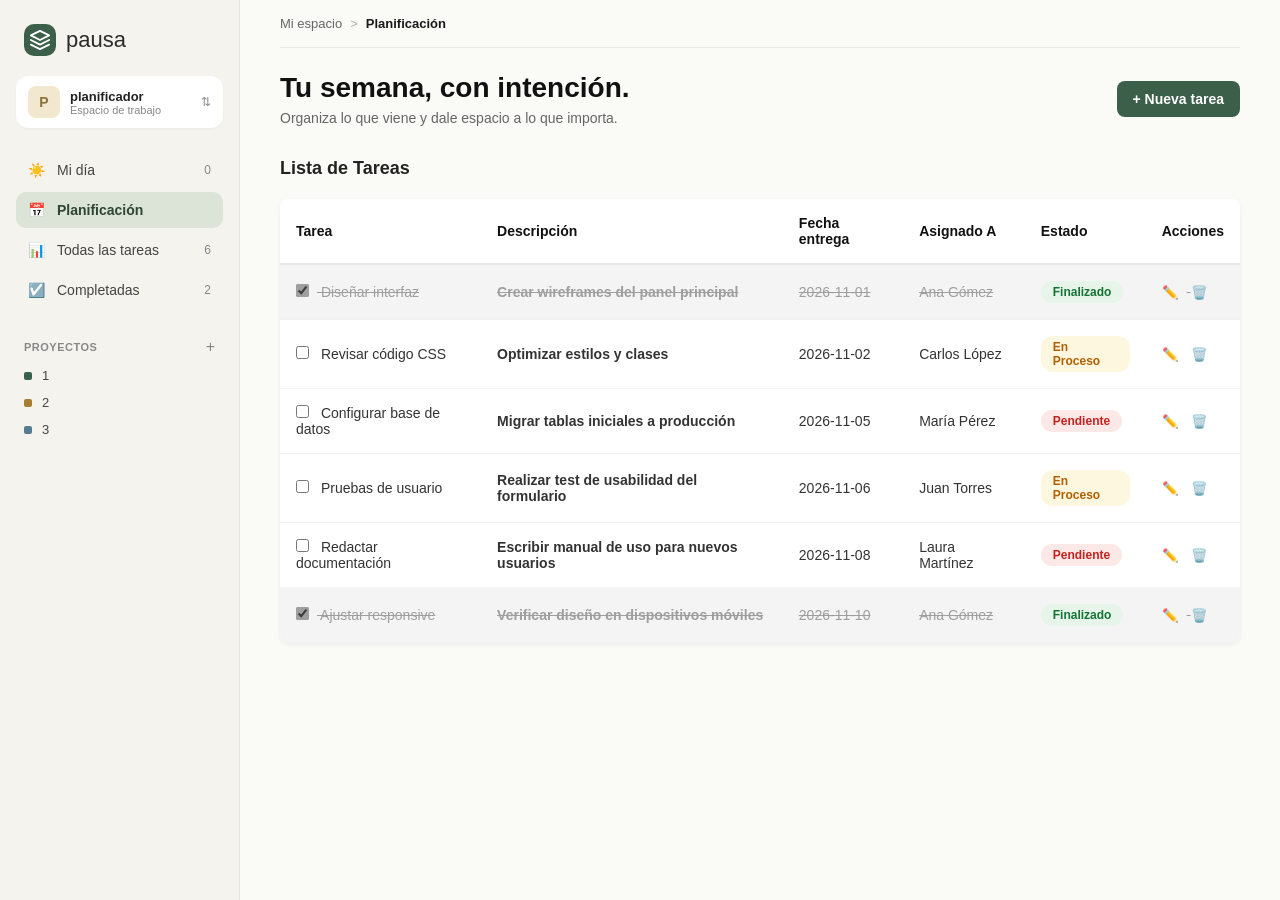
<file: index.html>
<!DOCTYPE html>
<html lang="es">
<head>
    <meta charset="UTF-8">
    <meta name="viewport" content="width=device-width, initial-scale=1.0">
    <title>Planificador</title>
    <link rel="stylesheet" href="css/navbar-lateral.css">
    <link rel="stylesheet" href="css/navbar-superior.css">
    <link rel="stylesheet" href="css/index.css">
    <link rel="icon" href="data:,">
</head>
<body>

    
    <div id="contenedor-navbar"></div>

   
    <main class="contenedor-principal">
     
        <div id="contenedor-top-navbar"></div>

        <section class="seccion-cabecera">
            <div class="titulos-cabecera">
                <h1 class="titulo-principal">Tu semana, con intención.</h1>
                <p class="subtitulo-principal">Organiza lo que viene y dale espacio a lo que importa.</p>
            </div>
          
            <button id="btn-nueva-tarea" class="btn-nueva-tarea">+ Nueva tarea</button>
        </section>

        <h3 class="titulo-seccion-tareas">Lista de Tareas</h3>
        
          <div class="contenedor-tabla-tareas">
            <table class="tabla-tareas">
                <thead>
                    <tr>
                        <th>Tarea</th>
                        <th>Descripción</th>
                        <th>Fecha entrega</th>
                        <th>Asignado A</th>
                        <th>Estado</th>
                        <th>Acciones</th> 
                    </tr>
                </thead>
                <tbody id="contenedor-lista-tareas">
                  
                </tbody>
            </table>
        </div>

    </main>

   
    <div id="contenedor-formulario-modal">
        <div class="modal-contenido">
          
            
            <form id="formulario-tarea"> 
                <div class="tarjeta"> 
                    <div class="tarjeta-titulo">
                        <h3>Nueva Tarea</h3>
                        <p>Todos los campos son obligatorios. Los encontrarás marcados con *.</p>
                    </div>
                    
                    <div class="tarjeta-nombre-descripcion">
                        <div class="nombre">
                            <label for="tarea">Nombre *</label>
                            <input type="text" name="tarea" id="tarea" placeholder="Ej. Comparar dimensiones del documento" required>
                            
                        </div>

                        <div class="descripcion">
                            <label for="descripcion">Descripcion *</label>
                            <input type="text" name="descripcion" id="descripcion" placeholder="Describe que necesitas hacer y el resultado esperado..." required>
                            
                        </div>
                    </div>

                    <div class="tarjeta-asignado">
                       <div class="asignado">
                            <label for="asignadoA">Asignado a: *</label>
                            <input type="text" name="asignadoA" id="asignadoA" required>
                            
                        </div>
                        <div class="fecha-de-entrega">
                            <label for="fechaEntrega">Fecha de Entrega *</label>
                            <input type="date" id="fechaEntrega" required />
                           
                        </div>
                    </div>
                    
                    <div class="tarjeta-estado">
                        <label for="estado">Estado *</label>
                        <select id="estado" required>
                            <option value="" disabled selected>Selecciona estado</option>
                            <option value="pendiente">Pendiente</option>
                            <option value="en proceso">En proceso</option>
                            <option value="revision">Revisión</option>
                            <option value="finalizado">Finalizado</option>
                        </select>
                      
                    </div>
                
                    <div class="tarjeta-boton">
                        <div class="texto">
                            <small>La tarea se añadirá a tu planificación al guardar.</small>
                        </div>
                        <div class="btnes">
                            <button type="button" id="btn-cancelar">Cancelar</button>
                            <button type="submit" id="btn-guardar">Guardar tarea</button>
                        </div>
                    </div>
                </div>
            </form>
        </div>
    </div>

    
    <script src="js/tarjetas-ejemplo.js"></script>
    <script src="js/cargar-lateral-navbar.js"></script>
    <script src="js/cargar-top-navbar.js"></script>
    <script src="js/formulario.js"></script>
    <script src="js/index.js"></script> 
</body>
</html>
</file>
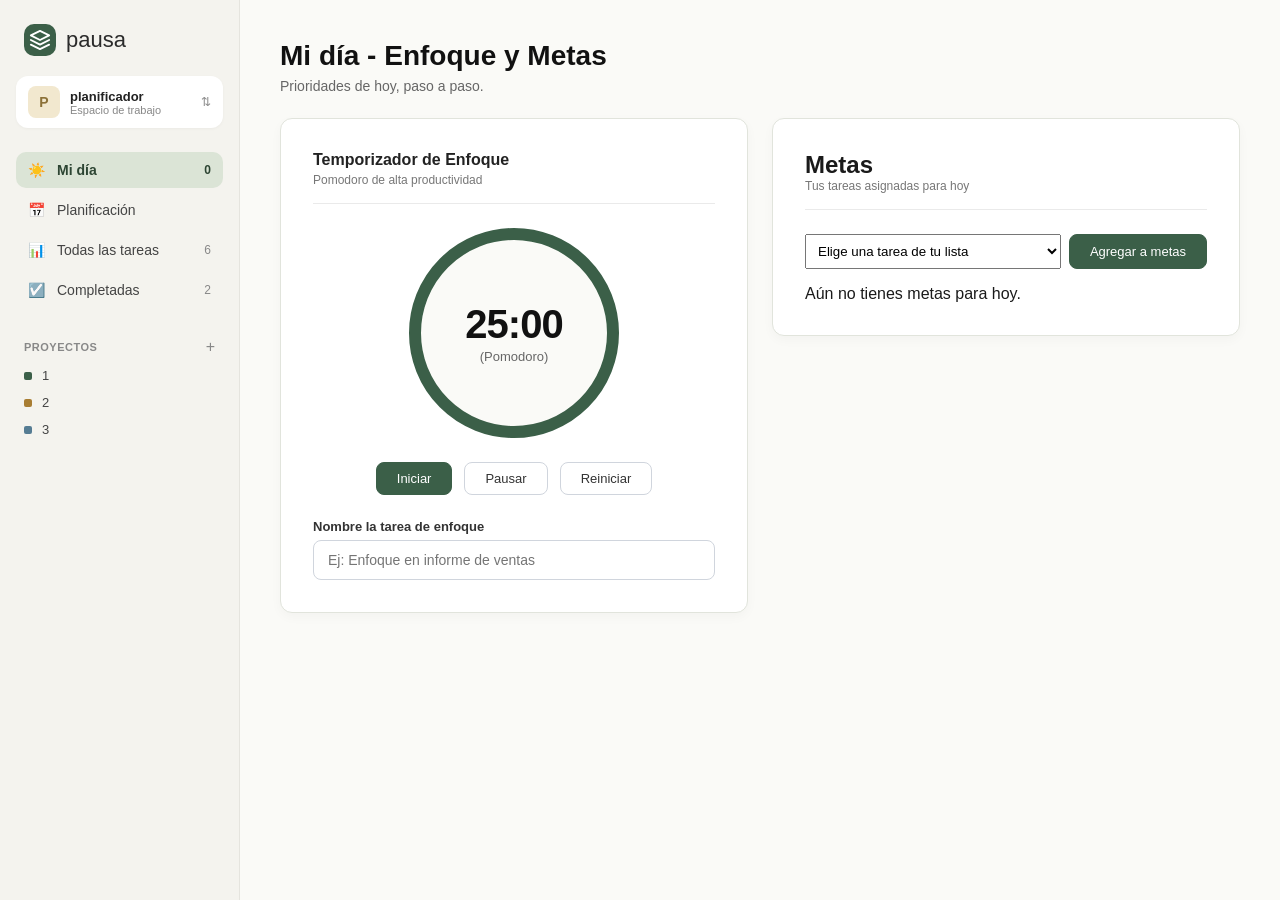
<file: componentes/mi-dia.html>
<!DOCTYPE html>
<html lang="es">
<head>
  <meta charset="UTF-8">
  <meta name="viewport" content="width=device-width, initial-scale=1.0">
  <title>Mi día - Enfoque y Metas</title>
  <base href="../">
  <link rel="stylesheet" href="css/mi-dia.css">
  <link rel="stylesheet" href="css/navbar-lateral.css">

</head>
<body>

     <div id="contenedor-navbar"></div>
    

  <div class="contenedor-principal">
      
    <header class="seccion-cabecera">
      <div class="titulos-cabecera">
        <h1 class="titulo-principal">Mi día - Enfoque y Metas</h1>
        <p class="subtitulo-principal">Prioridades de hoy, paso a paso.</p>
      </div>
      
    </header>

   
    <main class="cuadricula-panel">
      
   
      <section class="tarjeta">
        <div class="tarjeta-titulo">
          <div>
            <h3>Temporizador de Enfoque</h3>
            <p>Pomodoro de alta productividad</p>
          </div>
        </div>

        <div class="contenedor-temporizador">
          <div class="circulo-temporizador">
            <span class="tiempo-temporizador" id="pantalla-temporizador">25:00</span>
            <span class="etiqueta-temporizador">(Pomodoro)</span>
          </div>
        </div>

        <div class="controles-temporizador">
          <button class="boton-control activo" id="boton-iniciar">Iniciar</button>
          <button class="boton-control" id="boton-pausar">Pausar</button>
          <button class="boton-control" id="boton-reiniciar">Reiniciar</button>
        </div>

        <div class="grupo-campo-enfoque">
          <label for="tarea-enfoque">Nombre la tarea de enfoque</label>
          <input type="text" id="tarea-enfoque" placeholder="Ej: Enfoque en informe de ventas">
        </div>
      </section>

   
      <section class="tarjeta">
        <div class="tarjeta-titulo">
          <div>
            <h2>Metas</h2>
            <p>Tus tareas asignadas para hoy</p>
          </div>
        </div>

        <div class="selector-meta">
          <select id="select-tarea">
            <option value="" disabled selected>Elige una tarea de tu lista</option>
          </select>
          <button type="button" id="btn-agregar-meta" class="boton-control activo">Agregar a metas</button>
        </div>

      <div class="lista-tareas" id="lista-metas"></div>
    </section>

    </main>
  </div>


  <script src="js/cargar-lateral-navbar.js"></script>
  
  <script src="js/mi-dia.js"></script>
</body>
</html>
</file>
<file: css/navbar-lateral.css>
.barra-navegacion-lateral {
    width: 240px;
    min-width: 240px;
    height: 100vh;
    background-color: #f4f3ee;
    border-right: 1px solid #e5e4de;
    padding: 24px 16px;
    box-sizing: border-box;
    display: flex;
    flex-direction: column;
    position: fixed;
    left: 0;
    top: 0;
}

.nav-logo {
    display: flex;
    align-items: center;
    gap: 10px;
    margin-bottom: 20px;
    padding-left: 8px;
}

.icono-logo {
    background-color: #3b5f48;
    color: white;
    width: 32px;
    height: 32px;
    border-radius: 10px;
    display: flex;
    align-items: center;
    justify-content: center;
}

.nav-logo h2 {
    font-size: 22px;
    font-weight: 500;
    color: #2b2b2b;
    margin: 0;
}

.tarjeta-espacio {
    background-color: #ffffff;
    border-radius: 12px;
    padding: 10px 12px;
    display: flex;
    align-items: center;
    gap: 10px;
    margin-bottom: 24px;
    box-shadow: 0 1px 3px rgba(0, 0, 0, 0.04);
}

.avatar-espacio {
    width: 32px;
    height: 32px;
    background-color: #f2e8cf;
    color: #8c7138;
    font-weight: bold;
    border-radius: 8px;
    display: flex;
    align-items: center;
    justify-content: center;
    font-size: 14px;
}

.info-espacio {
    display: flex;
    flex-direction: column;
    flex: 1;
}

.titulo-espacio {
    font-size: 13px;
    font-weight: 600;
    color: #222;
}

.subtitulo-espacio {
    font-size: 11px;
    color: #888;
}

.flechas-selector {
    color: #888;
    font-size: 12px;
}

.lista-menu-estatico {
    list-style: none;
    padding: 0;
    margin: 0 0 30px 0;
    display: flex;
    flex-direction: column;
    gap: 4px;
}

.item-menu-estatico {
    display: flex;
    align-items: center;
    gap: 12px;
    padding: 10px 12px;
    text-decoration: none;
    color: #444;
    font-size: 14px;
    border-radius: 10px;
    transition: background 0.2s, color 0.2s;
}

.lista-menu {
    list-style: none;
    padding: 0;
    margin: 0 0 30px 0;
    display: flex;
    flex-direction: column;
    gap: 4px;
}

.item-menu {
    display: flex;
    align-items: center;
    gap: 12px;
    padding: 10px 12px;
    text-decoration: none;
    color: #444;
    font-size: 14px;
    border-radius: 10px;
    transition: background 0.2s, color 0.2s;
}


.item-menu:hover {
    background-color: #eae8df;
    color: #2d4533;
}


.item-menu.activo,
.lista-menu li.activo .item-menu {
    background-color: #dbe4d6 !important;
    color: #2d4533 !important;
    font-weight: 600;
}

.item-menu.activo .contador,
.item-menu:hover .contador,
.lista-menu li.activo .item-menu .contador {
    color: #2d4533;
}

.texto-item {
    flex: 1;
}

.contador {
    font-size: 12px;
    color: #888;
}

.seccion-proyectos {
    display: flex;
    flex-direction: column;
}

.encabezado-proyectos {
    display: flex;
    justify-content: space-between;
    align-items: center;
    padding: 0 8px;
    font-size: 11px;
    font-weight: 700;
    color: #888;
    letter-spacing: 0.5px;
    margin-bottom: 12px;
}

.btn-mas {
    border: none;
    background: transparent;
    font-size: 16px;
    color: #888;
    cursor: pointer;
}

.lista-proyectos {
    list-style: none;
    padding: 0;
    margin: 0;
    display: flex;
    flex-direction: column;
    gap: 12px;
}

.lista-proyectos li {
    display: flex;
    align-items: center;
    gap: 10px;
    font-size: 13px;
    color: #444;
    padding-left: 8px;
}

.punto {
    width: 8px;
    height: 8px;
    border-radius: 2px;
}

.punto.verde { background-color: #3b5f48; }
.punto.dorado { background-color: #a87d32; }
.punto.azul { background-color: #557c93; }
</file>
<file: css/navbar-superior.css>
#contenedor-barra-superior {
  margin: 0;
  padding: 0;
  width: 100%;
}

.barra-superior {
  display: flex;
  justify-content: space-between;
  align-items: center;
  padding-top: 16px;
  padding-bottom: 16px;
  margin-top: 0;
  margin-bottom: 24px;
  border-bottom: 1px solid #eae8e1;
  font-size: 13px;
  color: #666;
  width: 100%;
}

.miga-de-pan {
  display: flex;
  align-items: center;
  gap: 8px;
  font-weight: 500;
}

.miga-de-pan .separador {
  color: #aaa;
}

.miga-de-pan .pagina-actual {
  color: #1a1a1a;
  font-weight: 600;
  text-decoration: none; 
}

.acciones-superiores {
  display: flex;
  align-items: center;
  gap: 16px;
}

.btn-icono {
  background: transparent;
  border: none;
  cursor: pointer;
  font-size: 16px;
  color: #555;
}

.estado-guardado {
  display: flex;
  align-items: center;
  gap: 6px;
  color: #777;
  font-size: 12px;
  border-left: 1px solid #e1e0d8;
  padding-left: 16px;
}
</file>
<file: css/index.css>
* {
  box-sizing: border-box;
  margin: 0;
  padding: 0;
  font-family: -apple-system, BlinkMacSystemFont, "Segoe UI", Roboto, Helvetica, Arial, sans-serif;
}

body {
  background-color: #fafaf7;
  color: #1a1a1a;
  margin: 0;
  padding: 0;
  display: flex;
  justify-content: flex-start;
}


.contenedor-principal {
  width: 100%;
  margin-left: 240px;
  flex: 1;
  padding: 0 40px 40px 40px;
  box-sizing: border-box;
}

/* Sección Cabecera del Index */
.seccion-cabecera {
  display: flex;
  justify-content: space-between;
  align-items: center;
  width: 100%;
  margin-bottom: 24px;
}

.titulos-cabecera {
  display: flex;
  flex-direction: column;
}

.titulo-principal {
  font-size: 28px;
  font-weight: 700;
  color: #111;
  margin-bottom: 6px;
}

.subtitulo-principal {
  color: #666;
  font-size: 14px;
  margin: 0;
}

.btn-nueva-tarea {
  background-color: #3b5f48;
  color: white;
  padding: 10px 16px;
  border-radius: 8px;
  text-decoration: none;
  font-weight: 600;
  font-size: 14px;
  white-space: nowrap;
  transition: background-color 0.2s;
  border: none;
  cursor: pointer;
}

.btn-nueva-tarea:hover {
  background-color: #2f4c3a;
}

.titulo-seccion-tareas {
  margin: 32px 0 16px 0;
  font-size: 18px;
  color: #222;
}


.tarjeta {
  background-color: #ffffff;
  border: 1px solid #e1e4dc;
  border-radius: 12px;
  padding: 32px;
  box-shadow: 0 4px 12px rgba(0, 0, 0, 0.03);
  max-width: 700px;
  width: 100%;
}

.tarjeta-titulo {
  border-bottom: 1px solid #eaeaea;
  padding-bottom: 16px;
  margin-bottom: 24px;
}

.tarjeta-titulo h3 {
  font-size: 16px;
  font-weight: 600;
  color: #222;
  margin-bottom: 4px;
}

.tarjeta-titulo p {
  font-size: 12px;
  color: #777;
}

label {
  display: block;
  font-size: 13px;
  font-weight: 600;
  color: #333;
  margin-bottom: 6px;
}

small {
  display: block;
  font-size: 11px;
  color: #777;
  margin-top: 6px;
  margin-bottom: 20px;
}

input[type="text"],
input[type="date"],
select {
  width: 100%;
  padding: 11px 14px;
  font-size: 14px;
  border: 1px solid #d0d5dd;
  border-radius: 8px;
  background-color: #fff;
  color: #333;
  outline: none;
  transition: border-color 0.2s, box-shadow 0.2s;
}

input[type="text"]:focus,
input[type="date"]:focus,
select:focus {
  border-color: #4a6b5d;
  box-shadow: 0 0 0 3px rgba(74, 107, 93, 0.12);
}

.nombre, 
.descripcion {
  margin-bottom: 4px;
}

.tarjeta-asignado {
  display: flex;
  gap: 16px;
  margin-bottom: 4px;
}

.asignado, 
.fecha-de-entrega {
  flex: 1;
}

.tarjeta-estado {
  margin-bottom: 4px;
}

.tarjeta-boton {
  border-top: 1px solid #eaeaea;
  padding-top: 16px;
  margin-top: 24px;
  display: flex;
  flex-direction: row;
  justify-content: space-between;
  align-items: center;
}

.tarjeta-boton .texto small {
  margin: 0;
}

.btnes {
  display: flex;
  flex-direction: row;
  gap: 12px;
  align-items: center;
}

#btn-guardar {
  min-width: 120px;
  height: 38px;
  padding: 0 16px;
  border-radius: 8px;
  background-color: #3b5f48;
  color: white;
  border: none;
  font-size: 14px;
  font-weight: 600;
  cursor: pointer;
  transition: background-color 0.2s;
}

#btn-guardar:hover {
  background-color: #2f4c3a;
}

#btn-cancelar {
  min-width: 90px;
  height: 38px;
  padding: 0 16px;
  border-radius: 8px;
  background-color: #f4f3ee;
  color: #444;
  border: 1px solid #d0d5dd;
  font-size: 14px;
  font-weight: 500;
  cursor: pointer;
  transition: background-color 0.2s;
}

#btn-cancelar:hover {
  background-color: #e5e4de;
}


.mensaje-error{
  color: red;
}


/* ==========================================
    ESTILOS PARA LA TABLA DE TAREAS Y ESTADOS
   ========================================== */
.contenedor-tabla-tareas {
    width: 100%;
    overflow-x: auto;
    background-color: #ffffff;
    border-radius: 8px;
    box-shadow: 0 2px 4px rgba(0, 0, 0, 0.05);
    margin-top: 20px;
}

.tabla-tareas {
    width: 100%;
    border-collapse: collapse;
    text-align: left;
    font-family: inherit;
}

.tabla-tareas th {
    padding: 16px;
    font-size: 14px;
    font-weight: bold;
    color: #111;
    border-bottom: 2px solid #e5e7eb;
    background-color: #ffffff;
}

.tabla-tareas td {
    padding: 16px;
    font-size: 14px;
    color: #333;
    border-bottom: 1px solid #f0f2f5;
    vertical-align: middle;
}

.tabla-tareas tbody tr:hover {
    background-color: #fafbfc;
}

/* --- COLORES DE ESTADOS --- */
.badge-estado {
    display: inline-block;
    padding: 4px 12px;
    font-size: 12px;
    font-weight: 600;
    border-radius: 12px;
    text-transform: capitalize;
}

/* Finalizado (Verde) */
.badge-estado.finalizado {
    background-color: #e6f4ea;
    color: #137333;
}

/* En proceso (Amarillo) */
.badge-estado.en-proceso {
    background-color: #fef7e0;
    color: #b06000;
}

/* Revisione (Azul) */
.badge-estado.revision {
    background-color: #e0f2fe; 
    color: #0369a1;            
}

/* Pendiente (Naranja) */
.badge-estado.pendiente {
    background-color: #fce8e6;
    color: #c5221f;
}

/* Modal */
#contenedor-formulario-modal {
    display: none;
    position: fixed;
    top: 0;
    left: 0;
    width: 100%;
    height: 100%;
    background-color: rgba(0, 0, 0, 0.5);
    z-index: 1000;
    justify-content: center;
    align-items: center;
}

.modal-contenido {
    background-color: #ffffff;
    padding: 30px;
    border-radius: 12px;
    width: 90%;
    max-width: 600px;
    max-height: 90vh;
    overflow-y: auto;
    box-shadow: 0px 8px 24px rgba(0, 0, 0, 0.2);
    position: relative;
}

/* Tarea finalizada: texto tachado y gris */
.tabla-tareas tr.tarea-finalizada td:nth-child(-n+6) {
    text-decoration: line-through;
    color: #9e9e9e;
    background-color: #f4f4f4;
}

/* Cuadrito del check en gris */
.tabla-tareas tr.tarea-finalizada .casilla-tarea {
    accent-color: #9e9e9e;
}
</file>
